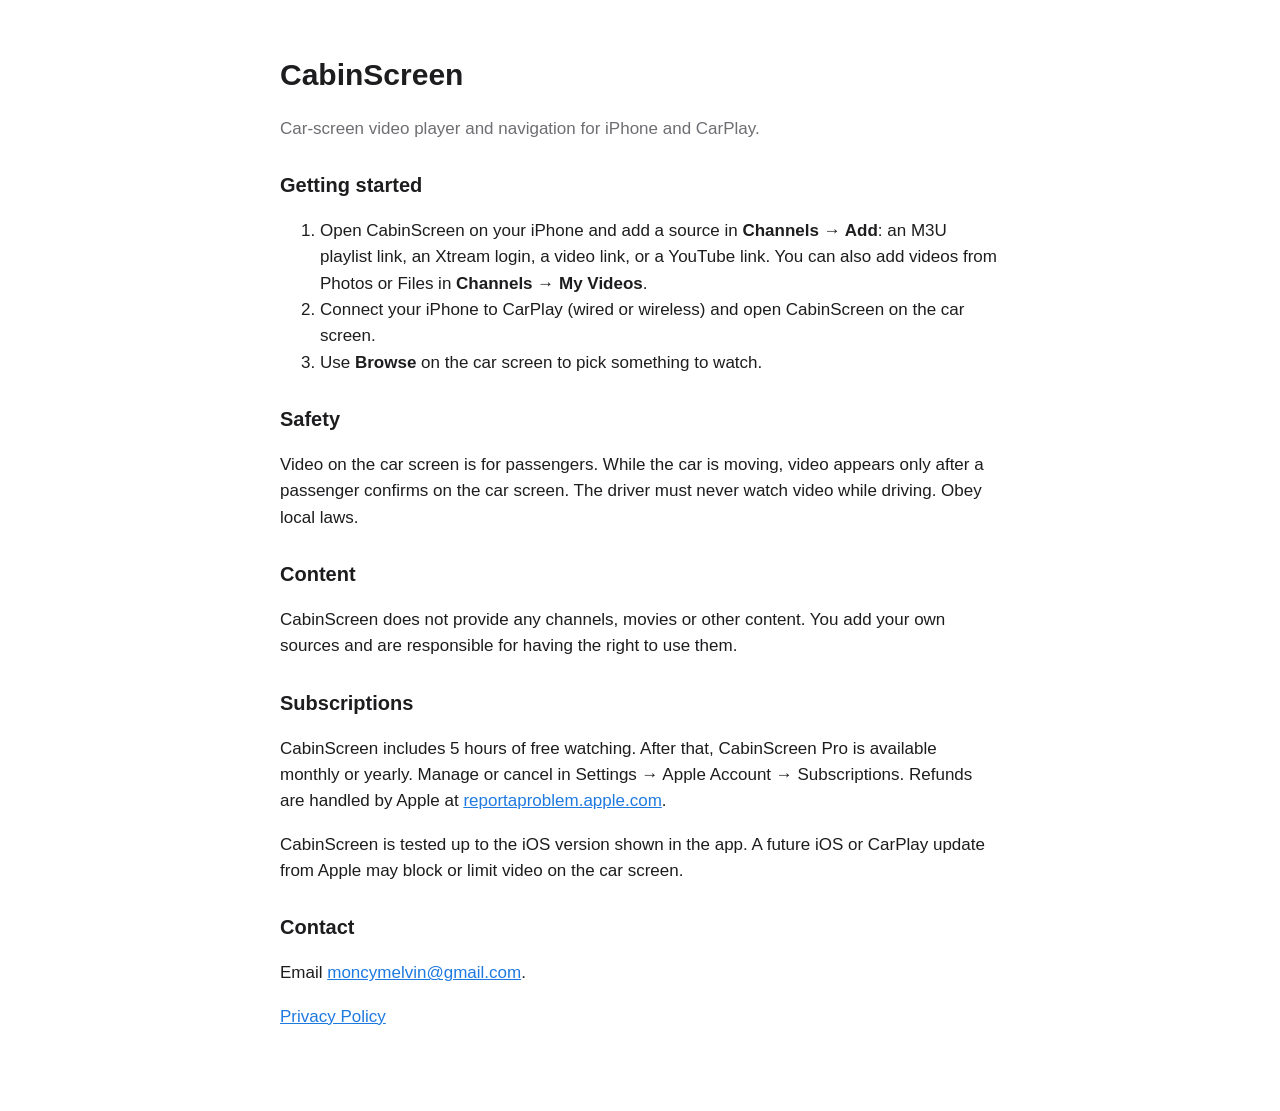
<file: index.html>
<!doctype html><html lang="en"><head><meta charset="utf-8"><meta name="viewport" content="width=device-width,initial-scale=1">
<title>CabinScreen Support</title><link rel="stylesheet" href="style.css"></head><body><main>
<h1>CabinScreen</h1><p class="muted">Car-screen video player and navigation for iPhone and CarPlay.</p>
<h2>Getting started</h2>
<ol><li>Open CabinScreen on your iPhone and add a source in <b>Channels → Add</b>: an M3U playlist link, an Xtream login, a video link, or a YouTube link. You can also add videos from Photos or Files in <b>Channels → My Videos</b>.</li>
<li>Connect your iPhone to CarPlay (wired or wireless) and open CabinScreen on the car screen.</li>
<li>Use <b>Browse</b> on the car screen to pick something to watch.</li></ol>
<h2>Safety</h2><p>Video on the car screen is for passengers. While the car is moving, video appears only after a passenger confirms on the car screen. The driver must never watch video while driving. Obey local laws.</p>
<h2>Content</h2><p>CabinScreen does not provide any channels, movies or other content. You add your own sources and are responsible for having the right to use them.</p>
<h2>Subscriptions</h2><p>CabinScreen includes 5 hours of free watching. After that, CabinScreen Pro is available monthly or yearly. Manage or cancel in Settings → Apple Account → Subscriptions. Refunds are handled by Apple at <a href="https://reportaproblem.apple.com">reportaproblem.apple.com</a>.</p>
<p>CabinScreen is tested up to the iOS version shown in the app. A future iOS or CarPlay update from Apple may block or limit video on the car screen.</p>
<h2>Contact</h2><p>Email <a href="mailto:moncymelvin@gmail.com">moncymelvin@gmail.com</a>.</p>
<p><a href="privacy.html">Privacy Policy</a></p>
</main></body></html>
</file>
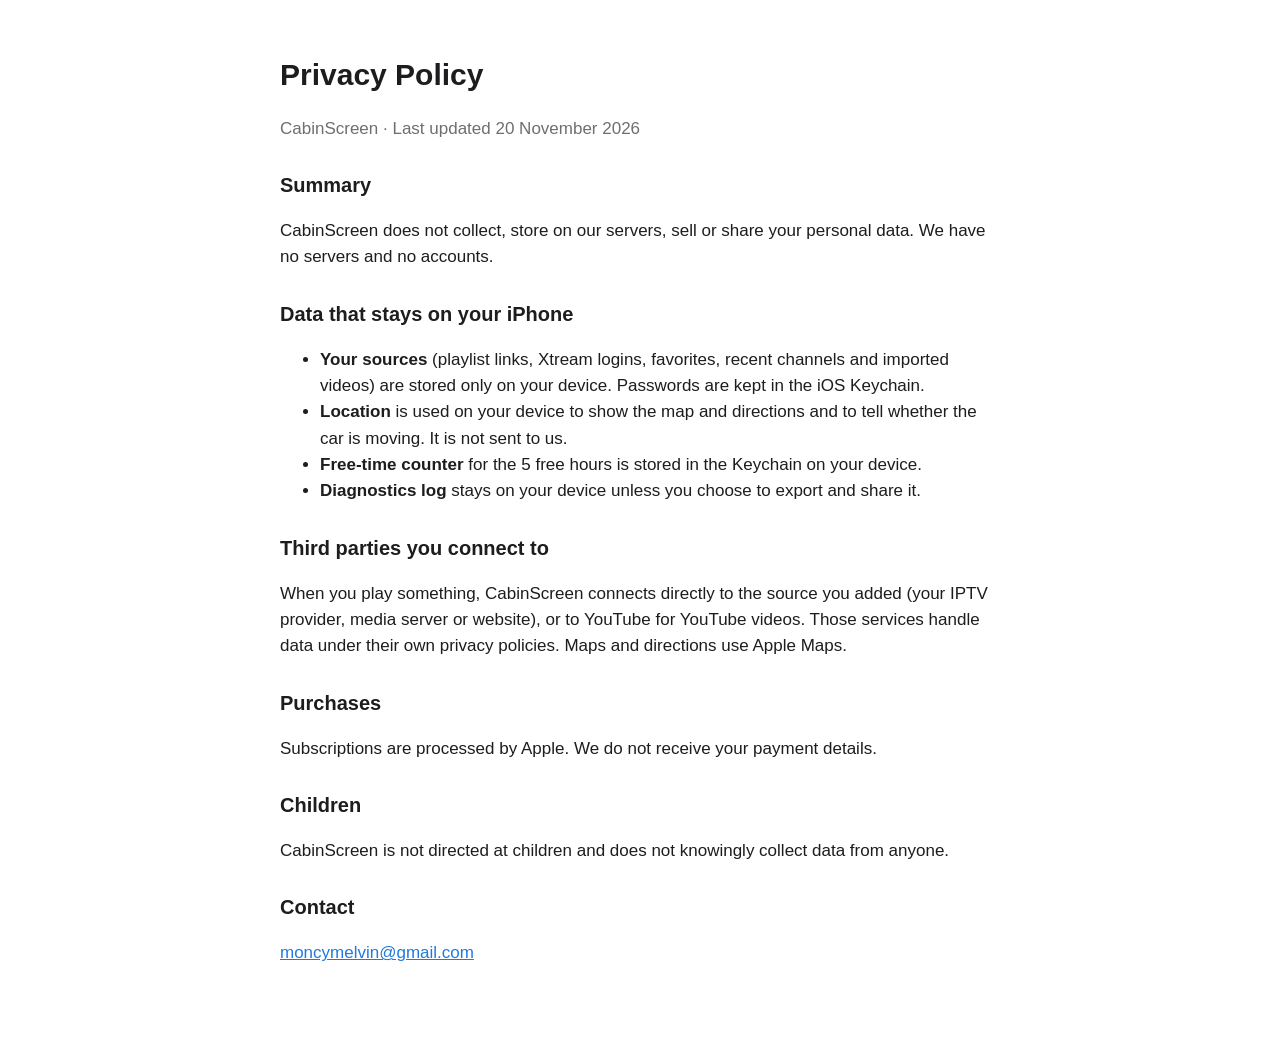
<file: privacy.html>
<!doctype html><html lang="en"><head><meta charset="utf-8"><meta name="viewport" content="width=device-width,initial-scale=1">
<title>CabinScreen Privacy Policy</title><link rel="stylesheet" href="style.css"></head><body><main>
<h1>Privacy Policy</h1><p class="muted">CabinScreen · Last updated 20 November 2026</p>
<h2>Summary</h2><p>CabinScreen does not collect, store on our servers, sell or share your personal data. We have no servers and no accounts.</p>
<h2>Data that stays on your iPhone</h2>
<ul><li><b>Your sources</b> (playlist links, Xtream logins, favorites, recent channels and imported videos) are stored only on your device. Passwords are kept in the iOS Keychain.</li>
<li><b>Location</b> is used on your device to show the map and directions and to tell whether the car is moving. It is not sent to us.</li>
<li><b>Free-time counter</b> for the 5 free hours is stored in the Keychain on your device.</li>
<li><b>Diagnostics log</b> stays on your device unless you choose to export and share it.</li></ul>
<h2>Third parties you connect to</h2><p>When you play something, CabinScreen connects directly to the source you added (your IPTV provider, media server or website), or to YouTube for YouTube videos. Those services handle data under their own privacy policies. Maps and directions use Apple Maps.</p>
<h2>Purchases</h2><p>Subscriptions are processed by Apple. We do not receive your payment details.</p>
<h2>Children</h2><p>CabinScreen is not directed at children and does not knowingly collect data from anyone.</p>
<h2>Contact</h2><p><a href="mailto:moncymelvin@gmail.com">moncymelvin@gmail.com</a></p>
</main></body></html>
</file>
<file: style.css>
:root { color-scheme: light dark; --fg:#1d1d1f; --muted:#6e6e73; --bg:#fff; --accent:#1f7ae0; }
@media (prefers-color-scheme: dark) { :root { --fg:#f5f5f7; --muted:#a1a1a6; --bg:#111; --accent:#4ea1ff; } }
body { font: 17px/1.55 -apple-system, BlinkMacSystemFont, "Segoe UI", sans-serif; color: var(--fg); background: var(--bg); margin: 0; }
main { max-width: 720px; margin: 0 auto; padding: 32px 16px 64px; }
h1 { font-size: 30px; margin-bottom: 4px; } h2 { font-size: 20px; margin-top: 28px; }
p, li { color: var(--fg); } .muted { color: var(--muted); } a { color: var(--accent); }
</file>
